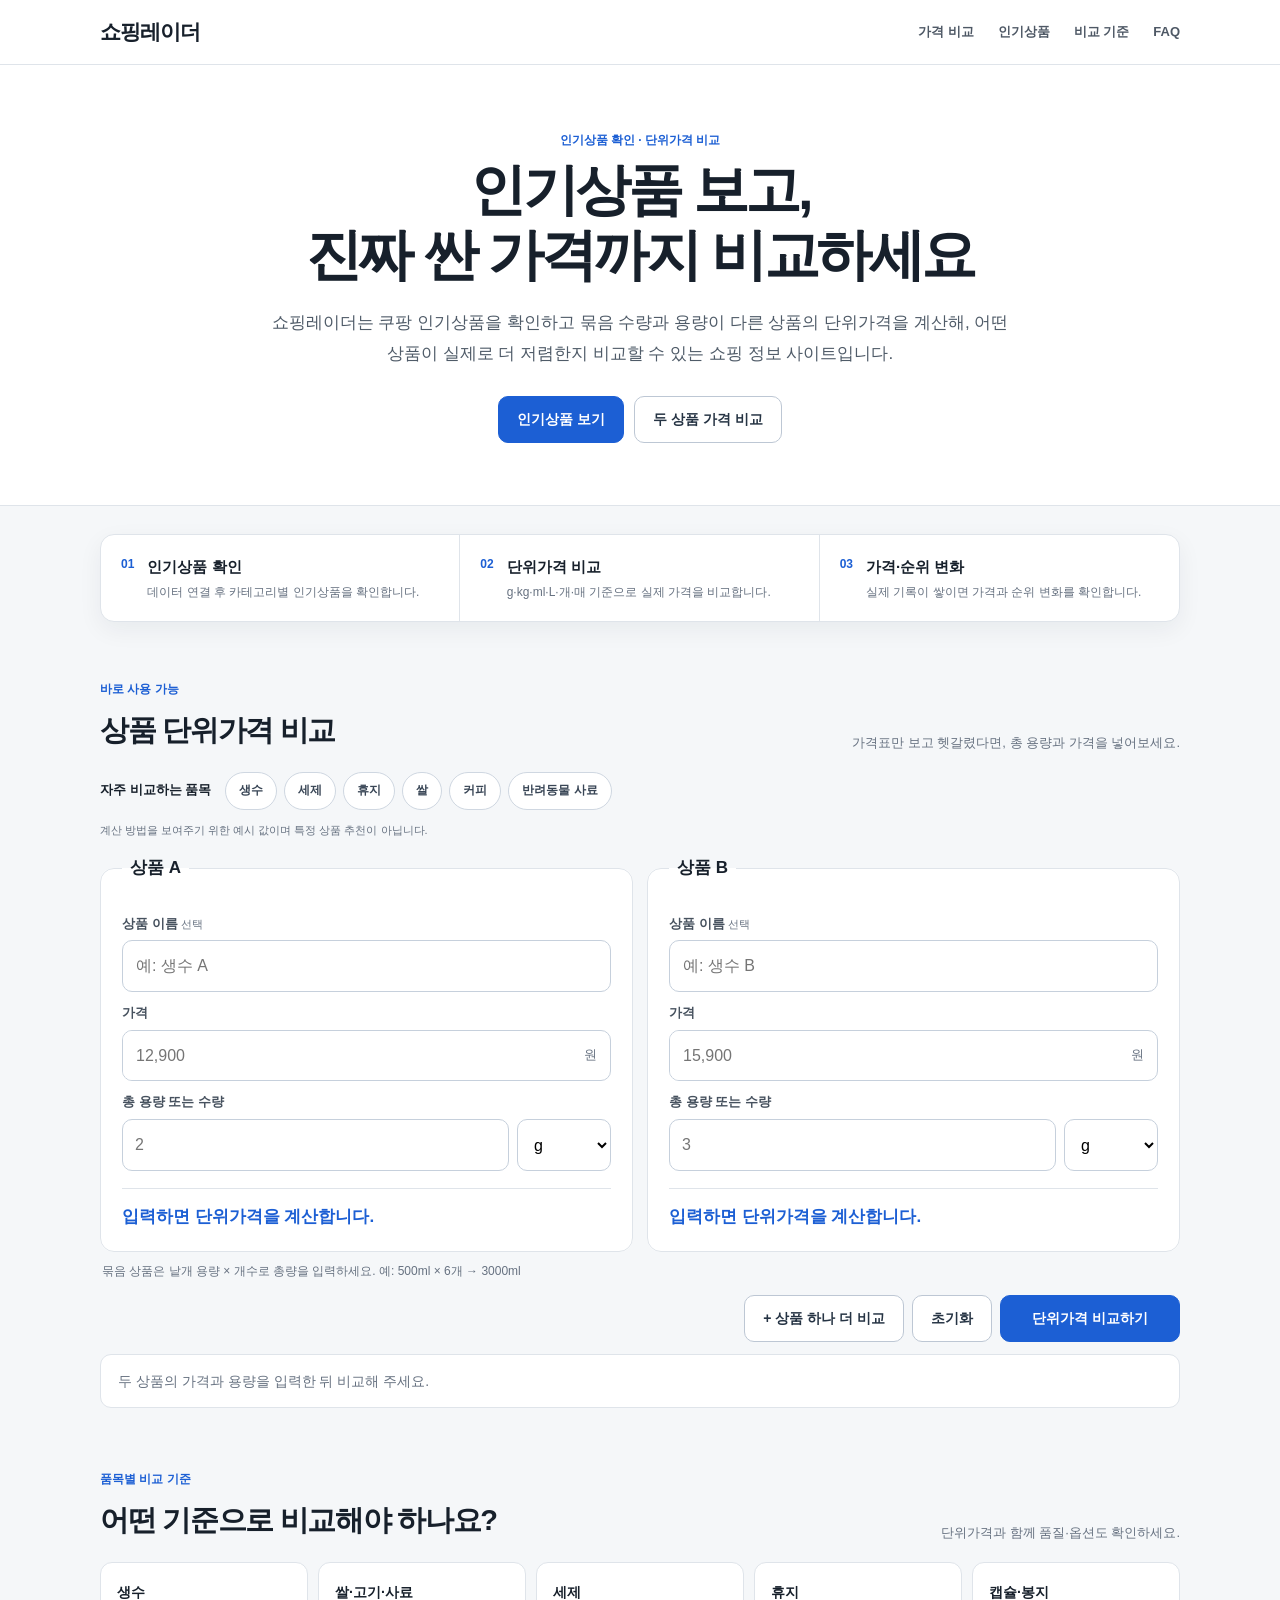
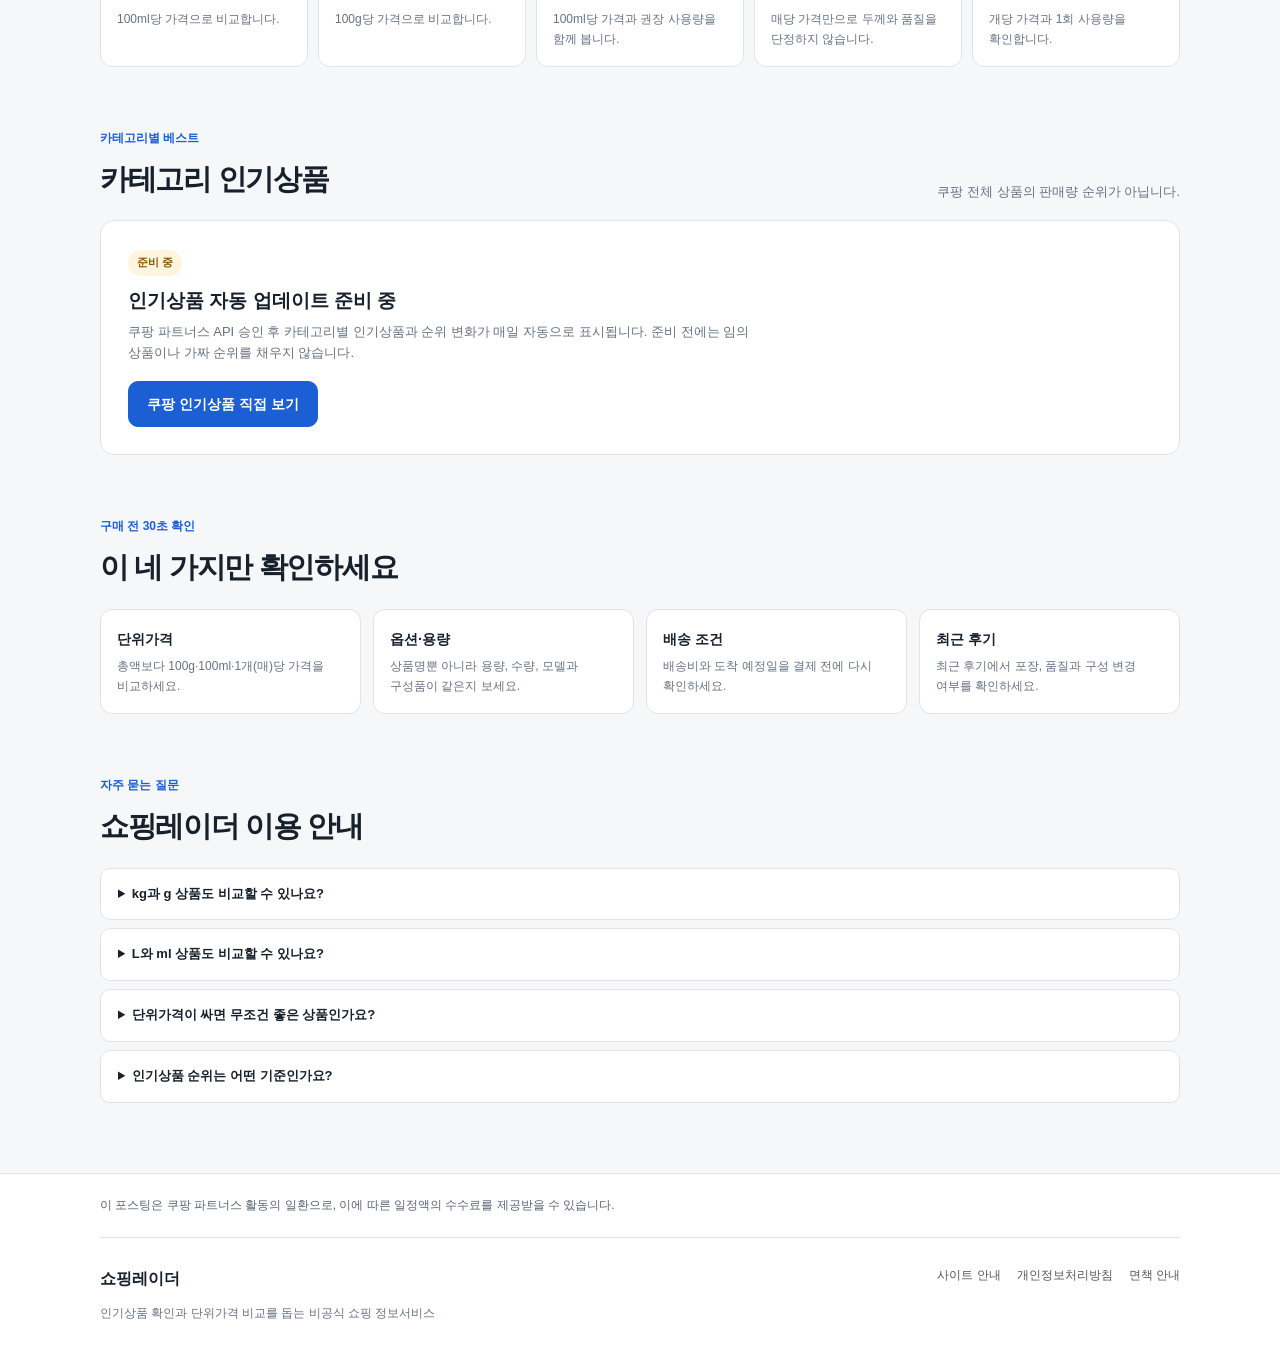
<file: index.html>
<!doctype html>
<html lang="ko">
<head>
  <meta charset="utf-8">
  <meta name="viewport" content="width=device-width,initial-scale=1">
  <meta name="theme-color" content="#ffffff">
  <title>쇼핑레이더 | 인기상품 확인·단위가격 비교</title>
  <meta name="description" content="인기상품을 확인하고 용량·수량이 다른 상품의 단위가격을 계산해 실제로 더 저렴한 상품을 비교하세요.">
  <meta name="robots" content="index,follow,max-snippet:-1,max-image-preview:large">
  <meta name="referrer" content="strict-origin-when-cross-origin">
  <link rel="canonical" href="https://kimjunnem.github.io/shopping-radar/">
  <link rel="stylesheet" href="style.css">
  <meta name="google-adsense-account" content="ca-pub-4192319901350402">
  <script async src="https://pagead2.googlesyndication.com/pagead/js/adsbygoogle.js?client=ca-pub-4192319901350402" crossorigin="anonymous"></script>
  <script type="application/ld+json">
  {"@context":"https://schema.org","@type":"WebSite","name":"쇼핑레이더","url":"https://kimjunnem.github.io/shopping-radar/","description":"인기상품을 확인하고 단위가격과 가격·순위 변화를 비교하는 비공식 쇼핑 정보 사이트"}
  </script>
  <script type="application/ld+json">
  {"@context":"https://schema.org","@type":"FAQPage","mainEntity":[
    {"@type":"Question","name":"kg과 g 상품도 비교할 수 있나요?","acceptedAnswer":{"@type":"Answer","text":"네. kg을 g으로 자동 환산해 두 상품 모두 100g당 가격으로 비교합니다."}},
    {"@type":"Question","name":"L와 ml 상품도 비교할 수 있나요?","acceptedAnswer":{"@type":"Answer","text":"네. L를 ml로 자동 환산해 두 상품 모두 100ml당 가격으로 비교합니다."}},
    {"@type":"Question","name":"단위가격이 싸면 무조건 좋은 상품인가요?","acceptedAnswer":{"@type":"Answer","text":"아닙니다. 옵션과 품질, 배송 조건, 소비기한, 권장 사용량과 최근 후기도 함께 확인해야 합니다."}},
    {"@type":"Question","name":"인기상품 순위는 어떤 기준인가요?","acceptedAnswer":{"@type":"Answer","text":"데이터 연결 후 쿠팡 파트너스 API가 제공하는 카테고리별 베스트 순서를 표시합니다. 쿠팡 전체 상품의 판매량 순위가 아닙니다."}}
  ]}
  </script>
</head>
<body>
<header class="top">
  <div class="wrap nav">
    <a class="brand" href="./" aria-label="쇼핑레이더 홈">쇼핑레이더</a>
    <nav aria-label="주요 메뉴">
      <a href="#calculator">가격 비교</a>
      <a href="#ranking">인기상품</a>
      <a href="#comparison-guide">비교 기준</a>
      <a href="#faq">FAQ</a>
    </nav>
  </div>
</header>
<main>
  <section class="hero">
    <div class="wrap hero-content">
      <p class="service-label">인기상품 확인 · 단위가격 비교</p>
      <h1>인기상품 보고,<br>진짜 싼 가격까지 비교하세요</h1>
      <p class="lead">쇼핑레이더는 쿠팡 인기상품을 확인하고 묶음 수량과 용량이 다른 상품의 단위가격을 계산해, 어떤 상품이 실제로 더 저렴한지 비교할 수 있는 쇼핑 정보 사이트입니다.</p>
      <div class="hero-actions" aria-label="핵심 기능 바로가기">
        <a class="primary" href="#ranking">인기상품 보기</a>
        <a class="secondary" href="#calculator">두 상품 가격 비교</a>
      </div>
    </div>
  </section>

  <div class="wrap">
    <section class="capabilities" aria-labelledby="capabilitiesTitle">
      <h2 id="capabilitiesTitle" class="sr-only">쇼핑레이더에서 할 수 있는 것</h2>
      <article><span aria-hidden="true">01</span><div><h3>인기상품 확인</h3><p>데이터 연결 후 카테고리별 인기상품을 확인합니다.</p></div></article>
      <article><span aria-hidden="true">02</span><div><h3>단위가격 비교</h3><p>g·kg·ml·L·개·매 기준으로 실제 가격을 비교합니다.</p></div></article>
      <article><span aria-hidden="true">03</span><div><h3>가격·순위 변화</h3><p>실제 기록이 쌓이면 가격과 순위 변화를 확인합니다.</p></div></article>
    </section>

    <section id="calculator" class="section tool-section" aria-labelledby="calculatorTitle">
      <div class="section-head">
        <div><p class="section-label">바로 사용 가능</p><h2 id="calculatorTitle">상품 단위가격 비교</h2></div>
        <p>가격표만 보고 헷갈렸다면, 총 용량과 가격을 넣어보세요.</p>
      </div>

      <div class="preset-area">
        <span>자주 비교하는 품목</span>
        <div class="preset-buttons" aria-label="계산기 빠른 예시 선택">
          <button type="button" class="preset-button" data-example="water">생수</button>
          <button type="button" class="preset-button" data-example="detergent">세제</button>
          <button type="button" class="preset-button" data-example="tissue">휴지</button>
          <button type="button" class="preset-button" data-example="rice">쌀</button>
          <button type="button" class="preset-button" data-example="coffee">커피</button>
          <button type="button" class="preset-button" data-example="petfood">반려동물 사료</button>
        </div>
        <small>계산 방법을 보여주기 위한 예시 값이며 특정 상품 추천이 아닙니다.</small>
      </div>

      <form id="comparisonForm" novalidate>
        <div id="comparisonItems" class="calculator">
          <fieldset class="calc-card" data-slot="a">
            <legend>상품 A</legend>
            <label for="aName">상품 이름 <small>선택</small></label>
            <input id="aName" class="name-input" autocomplete="off" placeholder="예: 생수 A">
            <label for="aPrice">가격</label>
            <div class="input-with-suffix"><input id="aPrice" class="price-input" inputmode="numeric" autocomplete="off" placeholder="12,900" aria-describedby="calcHelp"><span>원</span></div>
            <label for="aQty">총 용량 또는 수량</label>
            <div class="qty-row"><input id="aQty" class="quantity-input" inputmode="decimal" autocomplete="off" placeholder="2"><select id="aUnit" class="unit-input" aria-label="상품 A 단위"><option value="g">g</option><option value="kg">kg</option><option value="ml">ml</option><option value="L">L</option><option value="개">개</option><option value="매">매</option></select></div>
            <output id="aResult" class="item-result" for="aPrice aQty aUnit">입력하면 단위가격을 계산합니다.</output>
          </fieldset>
          <fieldset class="calc-card" data-slot="b">
            <legend>상품 B</legend>
            <label for="bName">상품 이름 <small>선택</small></label>
            <input id="bName" class="name-input" autocomplete="off" placeholder="예: 생수 B">
            <label for="bPrice">가격</label>
            <div class="input-with-suffix"><input id="bPrice" class="price-input" inputmode="numeric" autocomplete="off" placeholder="15,900" aria-describedby="calcHelp"><span>원</span></div>
            <label for="bQty">총 용량 또는 수량</label>
            <div class="qty-row"><input id="bQty" class="quantity-input" inputmode="decimal" autocomplete="off" placeholder="3"><select id="bUnit" class="unit-input" aria-label="상품 B 단위"><option value="g">g</option><option value="kg">kg</option><option value="ml">ml</option><option value="L">L</option><option value="개">개</option><option value="매">매</option></select></div>
            <output id="bResult" class="item-result" for="bPrice bQty bUnit">입력하면 단위가격을 계산합니다.</output>
          </fieldset>
        </div>

        <p id="calcHelp" class="calc-help">묶음 상품은 낱개 용량 × 개수로 총량을 입력하세요. 예: 500ml × 6개 → 3000ml</p>
        <div class="calculator-actions">
          <button id="addProduct" class="quiet-button" type="button">+ 상품 하나 더 비교</button>
          <button id="resetCalculator" class="quiet-button" type="button">초기화</button>
          <button class="primary compare-button" type="submit">단위가격 비교하기</button>
        </div>
      </form>

      <section id="comparisonResult" class="comparison-result" aria-labelledby="comparisonResultTitle" aria-live="polite" hidden>
        <div class="result-heading"><div><p class="section-label">비교 결과</p><h3 id="comparisonResultTitle">가장 저렴한 순서</h3></div><span id="resultBasis"></span></div>
        <ol id="rankingList" class="ranking-list"></ol>
        <p id="resultConclusion" class="result-conclusion"></p>
        <div class="share-actions">
          <button id="copyResultLink" class="quiet-button" type="button">결과 링크 복사</button>
          <button id="copyResultText" class="quiet-button" type="button">결과 텍스트 복사</button>
          <span id="copyStatus" role="status" aria-live="polite"></span>
        </div>
      </section>
      <div id="calcMessage" class="calc-message" role="alert" aria-live="polite">두 상품의 가격과 용량을 입력한 뒤 비교해 주세요.</div>

      <section id="comparisonHistory" class="comparison-history" aria-labelledby="historyTitle" hidden>
        <div class="history-head"><h3 id="historyTitle">최근 비교</h3><button id="clearHistory" class="text-button" type="button">전체 삭제</button></div>
        <div id="historyList" class="history-list"></div>
        <p>최근 5개 비교만 이 브라우저에 저장됩니다.</p>
      </section>
    </section>

    <section id="comparison-guide" class="section" aria-labelledby="guideTitle">
      <div class="section-head"><div><p class="section-label">품목별 비교 기준</p><h2 id="guideTitle">어떤 기준으로 비교해야 하나요?</h2></div><p>단위가격과 함께 품질·옵션도 확인하세요.</p></div>
      <div class="guide-grid">
        <article><b>생수</b><p>100ml당 가격으로 비교합니다.</p></article>
        <article><b>쌀·고기·사료</b><p>100g당 가격으로 비교합니다.</p></article>
        <article><b>세제</b><p>100ml당 가격과 권장 사용량을 함께 봅니다.</p></article>
        <article><b>휴지</b><p>매당 가격만으로 두께와 품질을 단정하지 않습니다.</p></article>
        <article><b>캡슐·봉지</b><p>개당 가격과 1회 사용량을 확인합니다.</p></article>
      </div>
    </section>

    <section id="ranking" class="section" aria-labelledby="rankingTitle">
      <div class="section-head">
        <div><p class="section-label">카테고리별 베스트</p><h2 id="rankingTitle">카테고리 인기상품</h2></div>
        <p id="rankingNote">쿠팡 전체 상품의 판매량 순위가 아닙니다.</p>
      </div>
      <div id="productTools" class="product-tools" hidden>
        <label class="search-box" for="productSearch"><span>상품 검색</span><input id="productSearch" type="search" autocomplete="off" placeholder="상품명 또는 카테고리 검색"></label>
        <div id="categoryChips" class="chips" aria-label="상품 카테고리"></div>
      </div>
      <p id="searchSummary" class="search-summary" aria-live="polite" hidden></p>
      <div id="productGrid" class="grid"></div>
      <div id="emptyState" class="empty-state">
        <span class="status-badge">준비 중</span>
        <h3>인기상품 자동 업데이트 준비 중</h3>
        <p>쿠팡 파트너스 API 승인 후 카테고리별 인기상품과 순위 변화가 매일 자동으로 표시됩니다. 준비 전에는 임의 상품이나 가짜 순위를 채우지 않습니다.</p>
        <a class="primary" href="https://link.coupang.com/a/gICzFN2voO" target="_blank" rel="nofollow sponsored noopener">쿠팡 인기상품 직접 보기</a>
      </div>
    </section>

    <section id="trendInsights" class="section trend-insights" aria-labelledby="trendTitle" hidden>
      <div class="section-head"><div><p class="section-label">실제 기록 기반</p><h2 id="trendTitle">오늘의 순위 변화</h2></div><p>기록이 충분한 항목만 표시합니다.</p></div>
      <div id="trendGroups" class="trend-groups"></div>
    </section>

    <section id="personalProducts" class="section personal-products" aria-labelledby="personalTitle" hidden>
      <div class="section-head"><div><p class="section-label">이 브라우저에만 저장</p><h2 id="personalTitle">내 쇼핑 목록</h2></div><p>로그인이나 서버 저장 없이 최대 8개씩 보관합니다.</p></div>
      <div class="personal-grid">
        <section id="savedSection" hidden><div class="personal-head"><h3>찜한 상품</h3><button class="text-button" type="button" data-clear-products="saved">전체 삭제</button></div><div id="savedProducts" class="mini-products"></div></section>
        <section id="recentSection" hidden><div class="personal-head"><h3>최근 본 상품</h3><button class="text-button" type="button" data-clear-products="recent">전체 삭제</button></div><div id="recentProducts" class="mini-products"></div></section>
      </div>
    </section>

    <section id="buy-check" class="section" aria-labelledby="buyCheckTitle">
      <div class="section-head"><div><p class="section-label">구매 전 30초 확인</p><h2 id="buyCheckTitle">이 네 가지만 확인하세요</h2></div></div>
      <div class="check-grid">
        <article><b>단위가격</b><p>총액보다 100g·100ml·1개(매)당 가격을 비교하세요.</p></article>
        <article><b>옵션·용량</b><p>상품명뿐 아니라 용량, 수량, 모델과 구성품이 같은지 보세요.</p></article>
        <article><b>배송 조건</b><p>배송비와 도착 예정일을 결제 전에 다시 확인하세요.</p></article>
        <article><b>최근 후기</b><p>최근 후기에서 포장, 품질과 구성 변경 여부를 확인하세요.</p></article>
      </div>
    </section>

    <section id="faq" class="section faq" aria-labelledby="faqTitle">
      <div class="section-head"><div><p class="section-label">자주 묻는 질문</p><h2 id="faqTitle">쇼핑레이더 이용 안내</h2></div></div>
      <details><summary>kg과 g 상품도 비교할 수 있나요?</summary><p>네. kg을 g으로 자동 환산해 두 상품 모두 100g당 가격으로 비교합니다.</p></details>
      <details><summary>L와 ml 상품도 비교할 수 있나요?</summary><p>네. L를 ml로 자동 환산해 두 상품 모두 100ml당 가격으로 비교합니다.</p></details>
      <details><summary>단위가격이 싸면 무조건 좋은 상품인가요?</summary><p>아닙니다. 옵션과 품질, 배송 조건, 소비기한, 권장 사용량과 최근 후기도 함께 확인해야 합니다.</p></details>
      <details><summary>인기상품 순위는 어떤 기준인가요?</summary><p>데이터 연결 후 쿠팡 파트너스 API가 제공하는 카테고리별 베스트 순서를 표시합니다. 쿠팡 전체 상품의 판매량 순위가 아닙니다.</p></details>
    </section>
  </div>
</main>
<footer>
  <div class="wrap partner-notice">이 포스팅은 쿠팡 파트너스 활동의 일환으로, 이에 따른 일정액의 수수료를 제공받을 수 있습니다.</div>
  <div class="wrap footer"><div><b>쇼핑레이더</b><p>인기상품 확인과 단위가격 비교를 돕는 비공식 쇼핑 정보서비스</p></div><div><a href="about.html">사이트 안내</a><a href="privacy.html">개인정보처리방침</a><a href="disclaimer.html">면책 안내</a></div></div>
</footer>
<script src="app.js?v=20260903-2"></script>
</body>
</html>
</file>
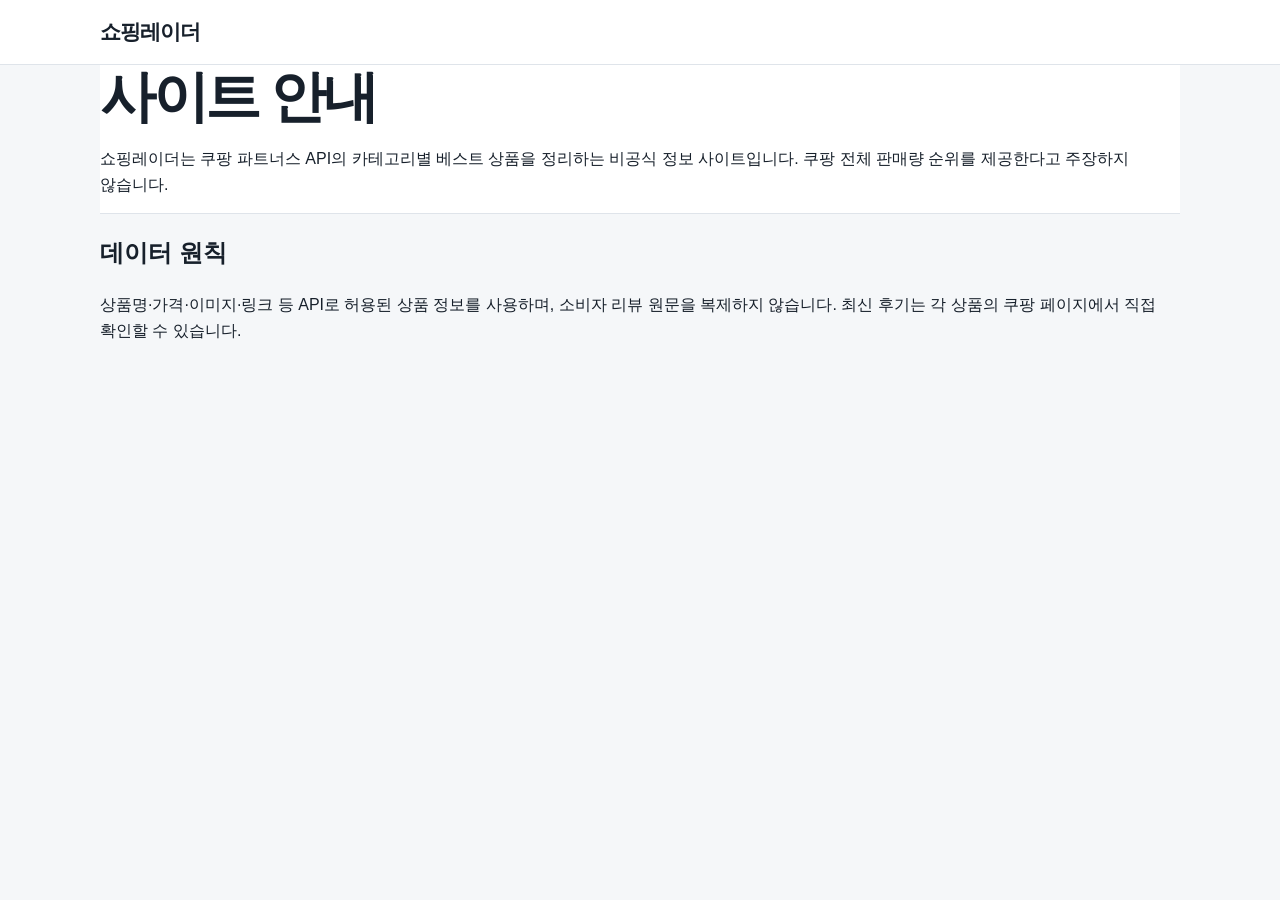
<file: about.html>
<!doctype html><html lang="ko"><head><meta charset="utf-8"><meta name="viewport" content="width=device-width,initial-scale=1"><title>사이트 안내 | 쇼핑레이더</title><link rel="stylesheet" href="style.css"></head><body><header class="top"><div class="wrap nav"><a class="brand" href="./">쇼핑레이더</a></div></header><main class="wrap"><section class="hero"><h1>사이트 안내</h1><p>쇼핑레이더는 쿠팡 파트너스 API의 카테고리별 베스트 상품을 정리하는 비공식 정보 사이트입니다. 쿠팡 전체 판매량 순위를 제공한다고 주장하지 않습니다.</p></section><section class="info"><h2>데이터 원칙</h2><p>상품명·가격·이미지·링크 등 API로 허용된 상품 정보를 사용하며, 소비자 리뷰 원문을 복제하지 않습니다. 최신 후기는 각 상품의 쿠팡 페이지에서 직접 확인할 수 있습니다.</p></section></main></body></html>
</file>
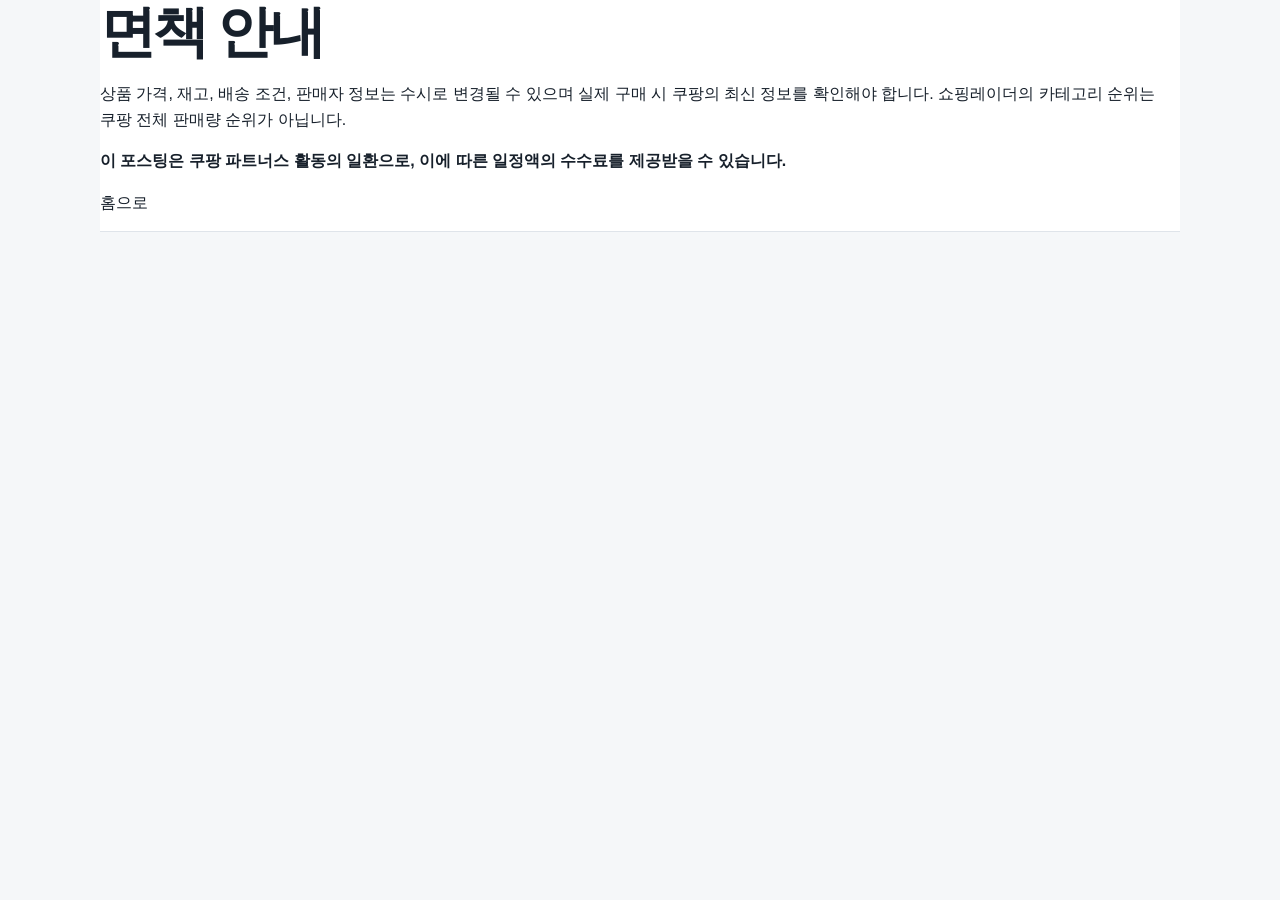
<file: disclaimer.html>
<!doctype html><html lang="ko"><head><meta charset="utf-8"><meta name="viewport" content="width=device-width,initial-scale=1"><title>면책 안내 | 쇼핑레이더</title><link rel="stylesheet" href="style.css"></head><body><main class="wrap"><section class="hero"><h1>면책 안내</h1><p>상품 가격, 재고, 배송 조건, 판매자 정보는 수시로 변경될 수 있으며 실제 구매 시 쿠팡의 최신 정보를 확인해야 합니다. 쇼핑레이더의 카테고리 순위는 쿠팡 전체 판매량 순위가 아닙니다.</p><p><strong>이 포스팅은 쿠팡 파트너스 활동의 일환으로, 이에 따른 일정액의 수수료를 제공받을 수 있습니다.</strong></p><p><a href="./">홈으로</a></p></section></main></body></html>
</file>
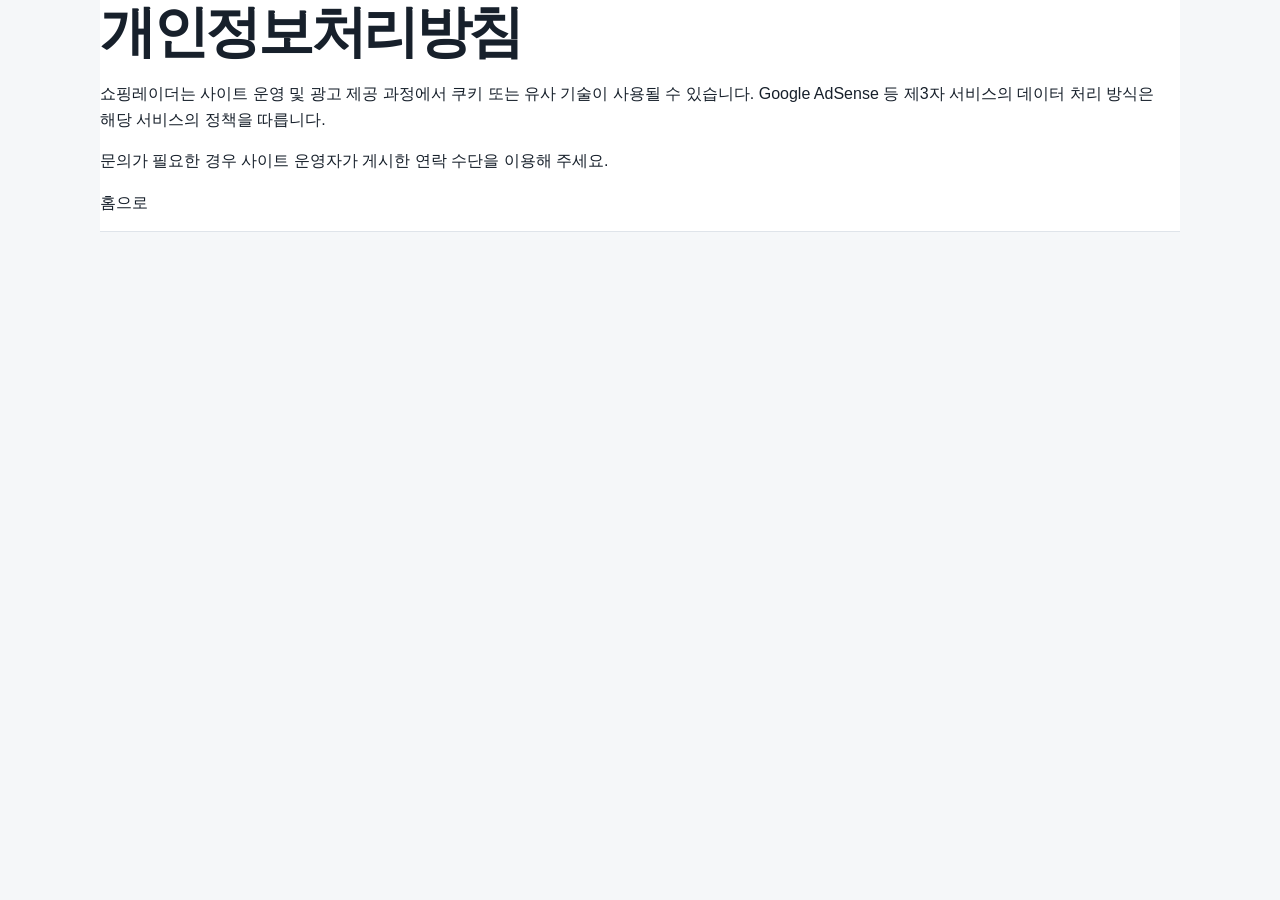
<file: privacy.html>
<!doctype html><html lang="ko"><head><meta charset="utf-8"><meta name="viewport" content="width=device-width,initial-scale=1"><title>개인정보처리방침 | 쇼핑레이더</title><link rel="stylesheet" href="style.css"></head><body><main class="wrap"><section class="hero"><h1>개인정보처리방침</h1><p>쇼핑레이더는 사이트 운영 및 광고 제공 과정에서 쿠키 또는 유사 기술이 사용될 수 있습니다. Google AdSense 등 제3자 서비스의 데이터 처리 방식은 해당 서비스의 정책을 따릅니다.</p><p>문의가 필요한 경우 사이트 운영자가 게시한 연락 수단을 이용해 주세요.</p><p><a href="./">홈으로</a></p></section></main></body></html>
</file>
<file: style.css>
:root{--ink:#17202b;--muted:#667180;--line:#dfe4ea;--paper:#fff;--bg:#f5f7f9;--blue:#1c5fd4;--blue-dark:#174ca8;--blue-soft:#eef4ff;--green:#08785b;--green-soft:#edf8f4;--red:#a04425;--red-soft:#fff4ef;--radius:14px;--shadow:0 8px 24px rgba(23,32,43,.06)}
*{box-sizing:border-box}
html{scroll-behavior:smooth}
body{margin:0;background:var(--bg);color:var(--ink);font-family:-apple-system,BlinkMacSystemFont,"Segoe UI","Noto Sans KR",Arial,sans-serif;line-height:1.6;word-break:keep-all;overflow-x:hidden}
a{color:inherit;text-decoration:none}
button,input,select{font:inherit}
button{cursor:pointer}
a:focus-visible,button:focus-visible,input:focus-visible,select:focus-visible,summary:focus-visible{outline:3px solid rgba(28,95,212,.3);outline-offset:2px}
.wrap{width:min(1080px,calc(100% - 40px));margin:auto}
.sr-only{position:absolute;width:1px;height:1px;padding:0;margin:-1px;overflow:hidden;clip:rect(0,0,0,0);white-space:nowrap;border:0}
.top{position:sticky;top:0;z-index:20;background:rgba(255,255,255,.97);border-bottom:1px solid var(--line);backdrop-filter:blur(10px)}
.nav{min-height:64px;display:flex;align-items:center}
.brand{font-size:21px;font-weight:900;letter-spacing:-.045em}
.nav nav{margin-left:auto;display:flex;gap:24px;font-size:13px;font-weight:750;color:#4e5865}
.nav a:hover{color:var(--blue)}

.hero{background:#fff;border-bottom:1px solid var(--line)}
.hero-content{padding:66px 0 62px;max-width:900px;margin:auto;text-align:center}
.service-label,.section-label{margin:0 0 8px;color:var(--blue);font-size:12px;font-weight:850}
.hero h1{font-size:clamp(36px,6vw,56px);line-height:1.16;letter-spacing:-.06em;margin:0}
.lead{max-width:760px;color:#4f5b68;font-size:17px;line-height:1.8;margin:20px auto 27px}
.hero-actions{display:flex;justify-content:center;gap:10px}
.primary,.secondary,.quiet-button{display:inline-flex;min-height:46px;align-items:center;justify-content:center;border-radius:10px;padding:11px 18px;font-size:14px;font-weight:850}
.primary{background:var(--blue);color:#fff;border:1px solid var(--blue)}
.primary:hover{background:var(--blue-dark);border-color:var(--blue-dark)}
.secondary,.quiet-button{background:#fff;border:1px solid #bdc7d4;color:#263444}
.secondary:hover,.quiet-button:hover{border-color:var(--blue);color:var(--blue)}
.text-button{border:0;background:transparent;color:var(--blue);font-size:12px;font-weight:800;padding:5px}

.capabilities{display:grid;grid-template-columns:repeat(3,1fr);margin:28px 0 0;background:#fff;border:1px solid var(--line);border-radius:var(--radius);box-shadow:var(--shadow)}
.capabilities article{display:flex;gap:13px;padding:20px;border-right:1px solid var(--line)}
.capabilities article:last-child{border-right:0}
.capabilities span{color:var(--blue);font-size:12px;font-weight:900}
.capabilities h3{font-size:15px;margin:0 0 4px}
.capabilities p{color:var(--muted);font-size:12px;line-height:1.55;margin:0}

.section{padding:58px 0 4px;scroll-margin-top:72px}
.section-head{display:flex;align-items:end;justify-content:space-between;gap:24px;margin-bottom:18px}
.section-head h2{margin:0;font-size:29px;letter-spacing:-.045em}
.section-head>p{max-width:440px;margin:0;color:var(--muted);font-size:13px;text-align:right}

.preset-area{display:flex;align-items:center;gap:12px 14px;flex-wrap:wrap;margin:0 0 15px}
.preset-area>span{font-size:13px;font-weight:850}
.preset-buttons{display:flex;gap:7px;flex-wrap:wrap}
.preset-button{min-height:38px;border:1px solid #cfd7e1;background:#fff;border-radius:999px;padding:7px 13px;color:#384555;font-size:12px;font-weight:750}
.preset-button:hover{border-color:var(--blue);color:var(--blue)}
.preset-area small{flex-basis:100%;color:var(--muted);font-size:11px}
.calculator{display:grid;grid-template-columns:repeat(2,minmax(0,1fr));gap:14px}
.calc-card{position:relative;min-width:0;margin:0;background:#fff;border:1px solid var(--line);border-radius:var(--radius);padding:21px}
.calc-card legend{padding:0 8px;color:var(--ink);font-size:17px;font-weight:900}
.calc-card>label{display:block;margin:11px 0 6px;font-size:13px;font-weight:750;color:#46515e}
.calc-card label small{color:var(--muted);font-weight:500}
.name-input,.input-with-suffix,.qty-row input,.qty-row select,.search-box input{border:1px solid #c6d0dc;border-radius:10px;background:#fff}
.name-input{width:100%;padding:12px 13px}
.input-with-suffix{display:flex;align-items:center;overflow:hidden}
.input-with-suffix:focus-within,.name-input:focus,.qty-row input:focus,.qty-row select:focus,.search-box input:focus{border-color:var(--blue);box-shadow:0 0 0 3px rgba(28,95,212,.12);outline:0}
.input-with-suffix input{min-width:0;width:100%;border:0;padding:12px 13px;outline:0}
.input-with-suffix span{padding:0 13px;color:var(--muted);font-size:13px}
.qty-row{display:grid;grid-template-columns:minmax(0,1fr) 94px;gap:8px}
.qty-row input,.qty-row select{min-width:0;width:100%;padding:12px}
.item-result{display:block;min-height:34px;margin-top:17px;padding-top:14px;border-top:1px solid var(--line);font-size:17px;font-weight:900;color:var(--blue)}
.remove-product{position:absolute;right:14px;top:-2px;border:0;background:transparent;color:var(--muted);font-size:12px;font-weight:750;padding:8px}
.remove-product:hover{color:var(--red)}
.calc-help{margin:10px 2px 0;color:var(--muted);font-size:12px}
.calculator-actions{display:flex;justify-content:flex-end;gap:8px;margin-top:14px}
.compare-button{min-width:180px}
.calc-message{margin-top:12px;padding:15px 17px;background:#fff;border:1px solid var(--line);border-radius:11px;color:var(--muted);font-size:14px}
.calc-message.is-error{background:var(--red-soft);border-color:#f0d0c3;color:var(--red);font-weight:750}

.comparison-result{margin-top:15px;padding:22px;background:#fff;border:2px solid #b8d0f7;border-radius:var(--radius);box-shadow:var(--shadow)}
.comparison-result[hidden]{display:none}
.result-heading{display:flex;align-items:end;justify-content:space-between;gap:16px;margin-bottom:14px}
.result-heading h3{margin:0;font-size:22px}
.result-heading>span{font-size:12px;color:var(--muted)}
.ranking-list{display:grid;gap:9px;list-style:none;margin:0;padding:0}
.ranking-item{position:relative;overflow:hidden;display:grid;grid-template-columns:52px minmax(0,1fr) auto;align-items:center;gap:12px;min-height:68px;padding:11px 14px;background:#f7f9fc;border:1px solid var(--line);border-radius:11px}
.ranking-item.is-winner{background:var(--blue-soft);border-color:#abc8f7}
.ranking-item .bar{position:absolute;left:0;bottom:0;height:4px;background:#94b8f3;max-width:100%}
.ranking-item.is-winner .bar{background:var(--blue)}
.ranking-number{position:relative;font-size:14px;font-weight:900;color:var(--blue)}
.ranking-name{position:relative;min-width:0}
.ranking-name b{display:block;overflow:hidden;text-overflow:ellipsis;white-space:nowrap;font-size:14px}
.ranking-name small{color:var(--muted);font-size:11px}
.ranking-price{position:relative;text-align:right;font-size:15px;font-weight:900}
.result-conclusion{margin:14px 0 0;color:var(--green);font-size:16px;font-weight:900}
.share-actions{display:flex;align-items:center;gap:8px;flex-wrap:wrap;margin-top:15px;padding-top:14px;border-top:1px solid var(--line)}
.share-actions .quiet-button{min-height:38px;padding:7px 11px;font-size:12px}
.share-actions span{color:var(--green);font-size:12px;font-weight:750}

.comparison-history{margin-top:18px;padding:18px;background:#fff;border:1px solid var(--line);border-radius:var(--radius)}
.comparison-history[hidden]{display:none}
.history-head,.personal-head{display:flex;align-items:center;justify-content:space-between;gap:15px}
.history-head h3,.personal-head h3{margin:0;font-size:16px}
.history-list{display:grid;gap:7px;margin-top:10px}
.history-entry{display:flex;align-items:center;justify-content:space-between;gap:12px;width:100%;border:1px solid var(--line);background:#fff;border-radius:9px;padding:10px 12px;text-align:left}
.history-entry:hover{border-color:var(--blue)}
.history-entry span{overflow:hidden;text-overflow:ellipsis;white-space:nowrap;font-size:12px;font-weight:750}
.history-entry small{flex:none;color:var(--muted)}
.comparison-history>p{margin:8px 0 0;color:var(--muted);font-size:11px}

.guide-grid{display:grid;grid-template-columns:repeat(5,minmax(0,1fr));gap:10px}
.guide-grid article,.check-grid article{background:#fff;border:1px solid var(--line);border-radius:12px;padding:16px}
.guide-grid b,.check-grid b{font-size:14px}
.guide-grid p,.check-grid p{font-size:12px;color:var(--muted);line-height:1.65;margin:6px 0 0}

.product-tools{display:flex;align-items:end;gap:18px;margin-bottom:15px}
.product-tools[hidden]{display:none}
.search-box{display:grid;gap:5px;min-width:min(100%,300px);font-size:12px;font-weight:750}
.search-box input{width:100%;padding:10px 12px}
.chips{display:flex;gap:7px;flex-wrap:wrap}
.chip{border:1px solid #d3dae3;background:#fff;border-radius:999px;padding:7px 11px;font-size:12px;font-weight:700}
.chip[aria-pressed="true"]{background:var(--blue);border-color:var(--blue);color:#fff}
.search-summary{margin:0 0 10px;color:var(--muted);font-size:12px}
.grid{display:grid;grid-template-columns:repeat(4,minmax(0,1fr));gap:13px}
.card{position:relative;min-width:0;background:#fff;border:1px solid var(--line);border-radius:var(--radius);overflow:hidden;display:flex;flex-direction:column}
.card-img{aspect-ratio:1;background:#eef0f2;overflow:hidden}
.card-img img{width:100%;height:100%;object-fit:cover}
.card-body{padding:13px;display:flex;flex-direction:column;flex:1}
.rank{font-size:12px;font-weight:900}
.rank small{color:var(--blue);margin-left:5px}
.category{font-size:11px;color:var(--muted);margin-top:5px}
.card h3{font-size:14px;line-height:1.45;margin:5px 0 12px}
.price{font-size:18px;font-weight:900;margin-top:auto}
.card .primary{text-align:center;margin-top:10px;min-height:40px;padding:8px;font-size:12px}
.favorite-button{position:absolute;right:9px;top:9px;z-index:2;min-width:38px;min-height:38px;border:1px solid rgba(0,0,0,.12);border-radius:999px;background:rgba(255,255,255,.94);font-size:17px;font-weight:900}
.favorite-button[aria-pressed="true"]{background:#fff2db;color:#b36500}
.empty-state{background:#fff;border:1px solid var(--line);border-radius:var(--radius);padding:27px}
.empty-state[hidden]{display:none}
.status-badge{display:inline-block;border-radius:999px;background:#fff4dd;color:#875a08;padding:4px 9px;font-size:11px;font-weight:850}
.empty-state h3{font-size:19px;margin:10px 0 6px}
.empty-state p{max-width:670px;color:var(--muted);font-size:13px;margin:0 0 17px}
.empty-state .primary{min-height:44px}

.trend-groups{display:grid;grid-template-columns:repeat(3,1fr);gap:12px}
.trend-group{background:#fff;border:1px solid var(--line);border-radius:12px;padding:16px}
.trend-group h3{font-size:15px;margin:0 0 9px}
.trend-group a{display:block;padding:8px 0;border-top:1px solid var(--line);font-size:12px}
.trend-group a:first-of-type{border-top:0}
.trend-group small{display:block;color:var(--muted)}
.personal-grid{display:grid;grid-template-columns:1fr 1fr;gap:12px}
.personal-grid>section{background:#fff;border:1px solid var(--line);border-radius:12px;padding:16px}
.mini-products{display:grid;gap:7px;margin-top:10px}
.mini-product{display:grid;grid-template-columns:42px minmax(0,1fr) auto;align-items:center;gap:9px;padding-top:7px;border-top:1px solid var(--line)}
.mini-product:first-child{border-top:0}
.mini-product img,.mini-product .image-placeholder{width:42px;height:42px;object-fit:cover;border-radius:8px;background:#eef0f2}
.mini-product b{display:block;overflow:hidden;text-overflow:ellipsis;white-space:nowrap;font-size:12px}
.mini-product small{color:var(--muted);font-size:10px}
.mini-product a{color:var(--blue);font-size:11px;font-weight:800}

.check-grid{display:grid;grid-template-columns:repeat(4,1fr);gap:12px}
.faq details{background:#fff;border:1px solid var(--line);border-radius:10px;margin:8px 0;padding:15px 17px}
.faq summary{cursor:pointer;font-weight:800;font-size:13px}
.faq details p{font-size:12px;color:var(--muted);margin-bottom:0}

footer{margin-top:58px;background:#fff;border-top:1px solid var(--line)}
.partner-notice{padding:22px 0;border-bottom:1px solid var(--line);font-size:12px;color:#596573}
.footer{display:flex;justify-content:space-between;gap:30px;padding:28px 0 34px}
.footer p{font-size:12px;color:var(--muted)}
.footer>div:last-child{display:flex;gap:16px;font-size:12px;color:#555}
.disclosure{font-size:11px;color:#6e7782;margin:13px 0 0}

.product-page{padding:34px 0 58px}
.breadcrumb{font-size:12px;color:var(--muted);margin-bottom:16px}
.eyebrow{margin:0 0 9px;color:var(--blue);font-size:11px;font-weight:900;letter-spacing:.08em}
.product-box{display:grid;grid-template-columns:minmax(280px,460px) 1fr;gap:38px;background:#fff;border:1px solid var(--line);border-radius:18px;padding:26px}
.product-box img{width:100%;height:auto;aspect-ratio:1;object-fit:contain;border-radius:12px}
.product-box h1{font-size:28px;line-height:1.35;margin:8px 0}
.facts{border-top:1px solid var(--line);border-bottom:1px solid var(--line);margin:18px 0}
.facts div{display:flex;justify-content:space-between;gap:18px;padding:9px 0;font-size:13px}
.facts span{color:var(--muted)}
.product-actions{display:flex;gap:8px;flex-wrap:wrap}
.product-actions .favorite-button{position:static;min-width:auto;min-height:46px;border-radius:10px;font-size:14px;padding:11px 18px}
.similar-products{margin-top:22px}
.similar-products h2{font-size:20px}

@media(max-width:900px){
  .guide-grid{grid-template-columns:repeat(3,1fr)}
  .grid{grid-template-columns:repeat(2,minmax(0,1fr))}
  .check-grid{grid-template-columns:1fr 1fr}
  .product-box{grid-template-columns:1fr}
}
@media(max-width:680px){
  .wrap{width:min(100% - 28px,1080px)}
  .nav{min-height:58px}
  .brand{font-size:19px}
  .nav nav{gap:13px;font-size:11px}
  .nav nav a:nth-child(n+3){display:none}
  .hero-content{padding:42px 0 40px;text-align:left}
  .hero h1{font-size:clamp(34px,11vw,43px);line-height:1.17}
  .lead{font-size:15px;line-height:1.75;margin:17px 0 22px}
  .hero-actions{display:grid;grid-template-columns:1fr;gap:8px}
  .primary,.secondary{width:100%;min-height:50px;text-align:center}
  .capabilities{grid-template-columns:1fr;margin-top:18px}
  .capabilities article{border-right:0;border-bottom:1px solid var(--line);padding:16px}
  .capabilities article:last-child{border-bottom:0}
  .section{padding-top:45px}
  .section-head{display:block;margin-bottom:15px}
  .section-head h2{font-size:25px}
  .section-head>p{max-width:none;margin-top:6px;text-align:left}
  .preset-area{align-items:flex-start}
  .preset-buttons{display:grid;grid-template-columns:repeat(3,1fr);width:100%}
  .preset-button{min-height:42px;padding:8px}
  .calculator{grid-template-columns:1fr}
  .calc-card{padding:17px}
  .calculator-actions{display:grid;grid-template-columns:1fr 1fr}
  .calculator-actions .compare-button{grid-column:1/-1;grid-row:1;width:100%;min-height:50px}
  .calculator-actions .quiet-button{width:100%;min-width:0}
  .result-heading{display:block}
  .result-heading>span{display:block;margin-top:4px}
  .ranking-item{grid-template-columns:42px minmax(0,1fr);gap:8px}
  .ranking-price{grid-column:2;text-align:left}
  .share-actions{display:grid;grid-template-columns:1fr 1fr}
  .share-actions span{grid-column:1/-1}
  .guide-grid{grid-template-columns:1fr 1fr}
  .product-tools{display:block}
  .search-box{min-width:0;margin-bottom:10px}
  .trend-groups,.personal-grid{grid-template-columns:1fr}
  .check-grid{grid-template-columns:1fr 1fr;gap:9px}
  .check-grid article{padding:14px}
  .footer{display:grid}
  .footer>div:last-child{flex-wrap:wrap}
  .product-box{padding:18px}
  .product-actions{display:grid}
}
@media(max-width:390px){
  .nav nav{gap:10px}
  .hero h1{font-size:32px}
  .preset-buttons{grid-template-columns:1fr 1fr}
  .guide-grid,.check-grid,.grid{grid-template-columns:1fr}
}
@media(prefers-reduced-motion:reduce){html{scroll-behavior:auto}}
</file>
